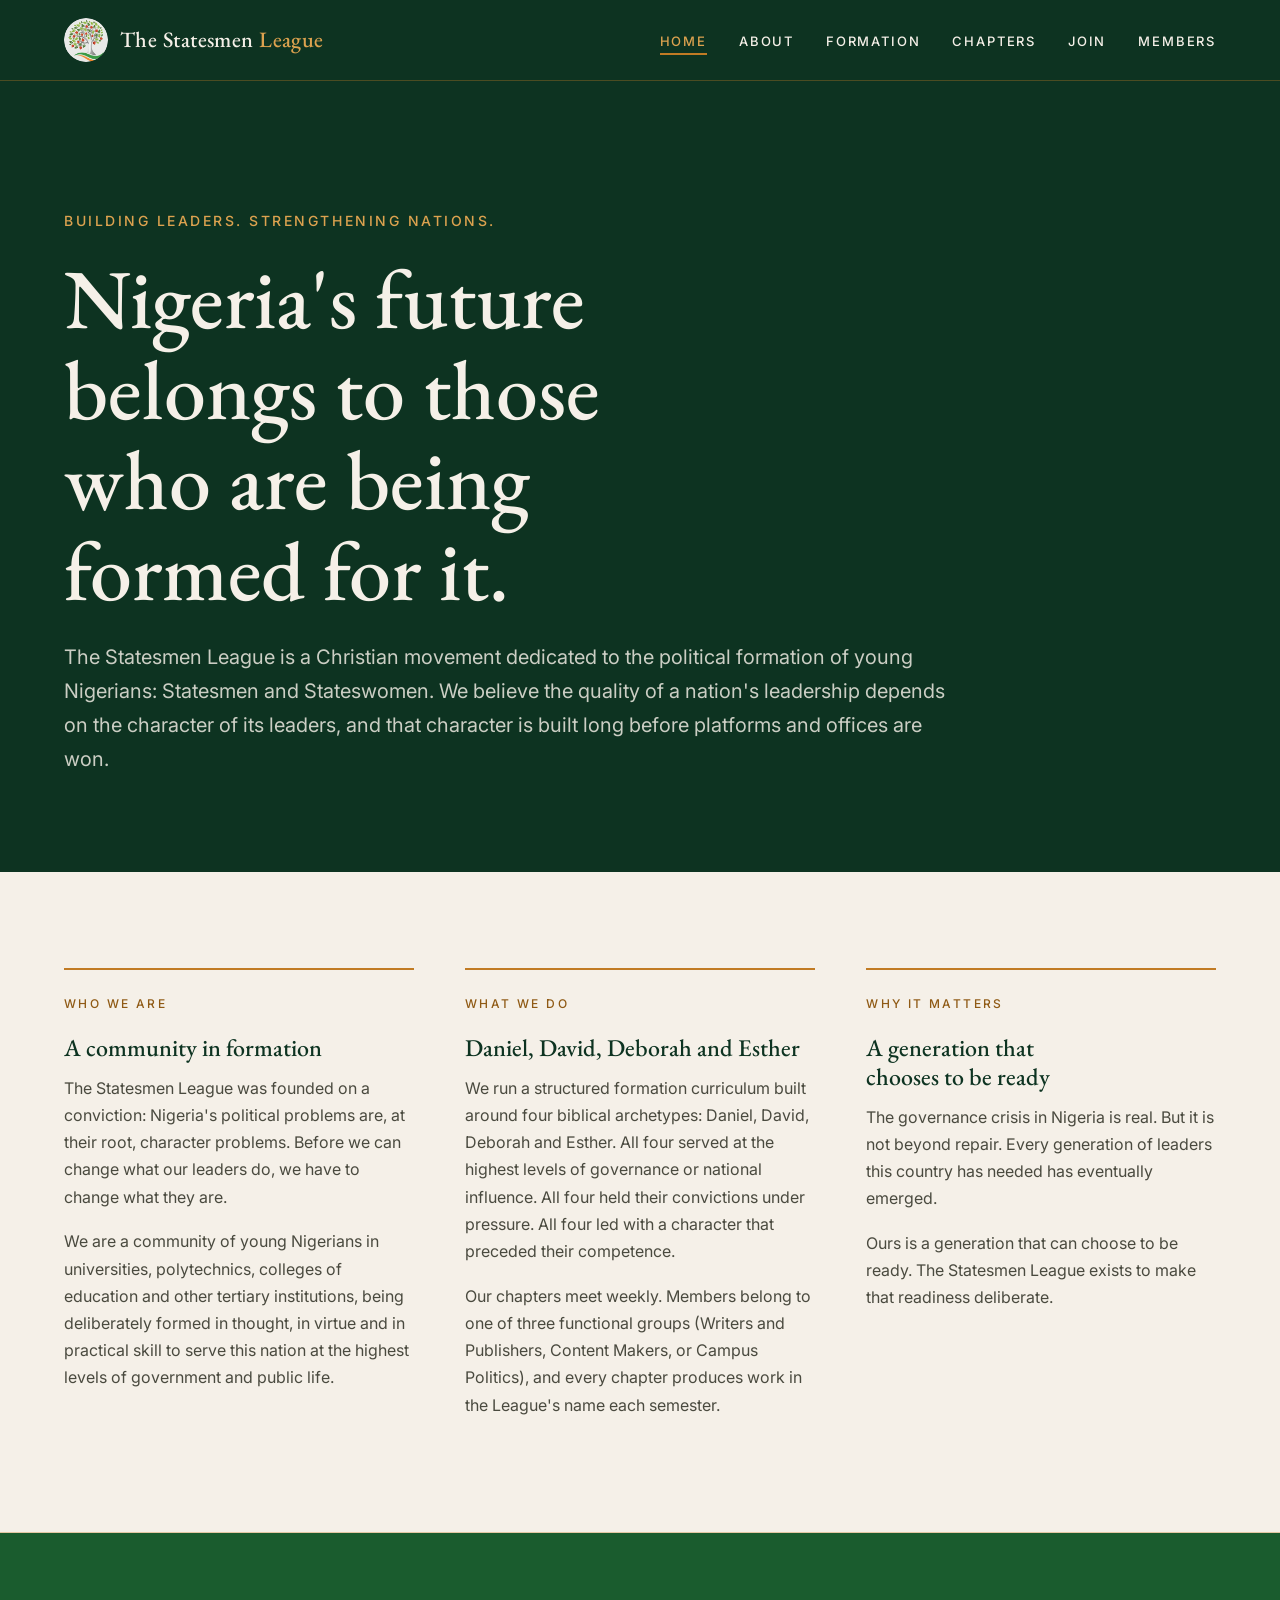
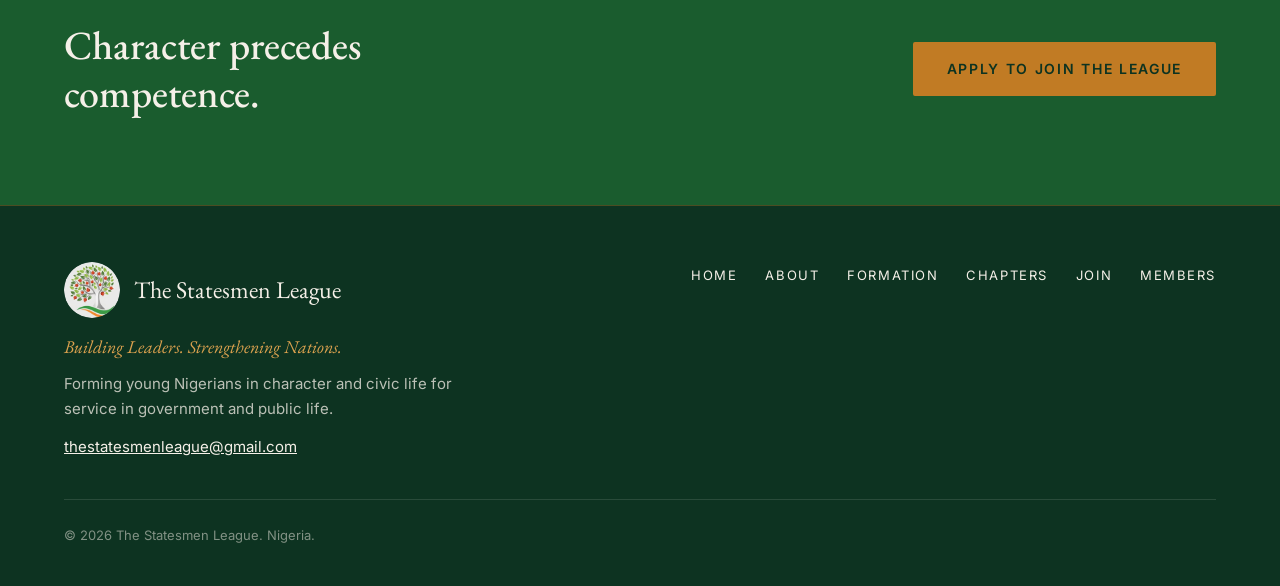
<file: site/index.html>
<!doctype html>
<html lang="en-GB">
<head>
  <meta charset="utf-8">
  <meta name="viewport" content="width=device-width, initial-scale=1">
  <title>The Statesmen League | Building Leaders. Strengthening Nations.</title>
  <meta name="description" content="The Statesmen League is a Christian movement dedicated to the political formation of young Nigerians: Statesmen and Stateswomen.">
  <link rel="icon" type="image/png" href="assets/img/favicon.png">
  <link rel="apple-touch-icon" href="assets/img/apple-touch-icon.png">
  <meta property="og:type" content="website">
  <meta property="og:title" content="The Statesmen League | Building Leaders. Strengthening Nations.">
  <meta property="og:description" content="The Statesmen League is a Christian movement dedicated to the political formation of young Nigerians: Statesmen and Stateswomen.">
  <meta property="og:image" content="https://statesmen-league.vercel.app/assets/img/og-image.jpg">
  <meta name="twitter:card" content="summary_large_image">
  <link rel="preconnect" href="https://fonts.googleapis.com">
  <link rel="preconnect" href="https://fonts.gstatic.com" crossorigin>
  <link href="https://fonts.googleapis.com/css2?family=EB+Garamond:ital,wght@0,400;0,500;0,600;1,400&family=Inter:wght@400;500;600&display=swap" rel="stylesheet">
  <link rel="stylesheet" href="assets/styles.css">
</head>
<body>
  <a class="skip-link" href="#main">Skip to content</a>
  <header class="site-header">
    <nav class="nav-inner" aria-label="Main">
      <a class="brand" href="/"><img src="assets/img/logo-mark.png" alt="" width="44" height="44"><span class="brand-text">The Statesmen <span>League</span></span></a>
      <button class="nav-toggle" type="button" aria-expanded="false" aria-controls="nav-links">Menu</button>
      <ul class="nav-links" id="nav-links">
        <li><a href="/" aria-current="page">Home</a></li>
        <li><a href="/about">About</a></li>
        <li><a href="/formation">Formation</a></li>
        <li><a href="/chapters">Chapters</a></li>
        <li><a href="/join">Join</a></li>
        <li><a href="/members">Members</a></li>
      </ul>
    </nav>
  </header>

  <main id="main">
    <section class="page-head home-head">
      <div class="page-head-inner">
        <span class="eyebrow">Building Leaders. Strengthening Nations.</span>
        <h1>Nigeria's future belongs to those who are being formed for it.</h1>
        <p class="lede">The Statesmen League is a Christian movement dedicated to the political formation of young Nigerians: Statesmen and Stateswomen. We believe the quality of a nation's leadership depends on the character of its leaders, and that character is built long before platforms and offices are won.</p>
      </div>
    </section>

    <section class="section">
      <div class="section-inner three-col">
        <div>
          <span class="eyebrow">Who we are</span>
          <h3>A community in formation</h3>
          <p>The Statesmen League was founded on a conviction: Nigeria's political problems are, at their root, character problems. Before we can change what our leaders do, we have to change what they are.</p>
          <p>We are a community of young Nigerians in universities, polytechnics, colleges of education and other tertiary institutions, being deliberately formed in thought, in virtue and in practical skill to serve this nation at the highest levels of government and public life.</p>
        </div>
        <div>
          <span class="eyebrow">What we do</span>
          <h3>Daniel, David, Deborah and Esther</h3>
          <p>We run a structured formation curriculum built around four biblical archetypes: Daniel, David, Deborah and Esther. All four served at the highest levels of governance or national influence. All four held their convictions under pressure. All four led with a character that preceded their competence.</p>
          <p>Our chapters meet weekly. Members belong to one of three functional groups (Writers and Publishers, Content Makers, or Campus Politics), and every chapter produces work in the League's name each semester.</p>
        </div>
        <div>
          <span class="eyebrow">Why it matters</span>
          <h3>A generation that chooses to be ready</h3>
          <p>The governance crisis in Nigeria is real. But it is not beyond repair. Every generation of leaders this country has needed has eventually emerged.</p>
          <p>Ours is a generation that can choose to be ready. The Statesmen League exists to make that readiness deliberate.</p>
        </div>
      </div>
    </section>

    <section class="cta-band">
      <div class="section-inner">
        <h2>Character precedes competence.</h2>
        <a class="button" href="/join">Apply to join the League</a>
      </div>
    </section>

  </main>

  <footer class="site-footer">
    <div class="footer-inner">
      <div>
        <div class="footer-name"><img src="assets/img/logo-mark.png" alt="" width="56" height="56">The Statesmen League</div>
        <p class="footer-tagline">Building Leaders. Strengthening Nations.</p>
        <p class="footer-purpose">Forming young Nigerians in character and civic life for service in government and public life.</p>
        <p class="footer-contact"><a href="mailto:thestatesmenleague@gmail.com">thestatesmenleague@gmail.com</a></p>
      </div>
      <ul class="footer-links">
        <li><a href="/">Home</a></li>
        <li><a href="/about">About</a></li>
        <li><a href="/formation">Formation</a></li>
        <li><a href="/chapters">Chapters</a></li>
        <li><a href="/join">Join</a></li>
        <li><a href="/members">Members</a></li>
      </ul>
    </div>
    <div class="footer-base">&copy; 2026 The Statesmen League. Nigeria.</div>
  </footer>
  <script src="assets/nav.js"></script>
</body>
</html>
</file>
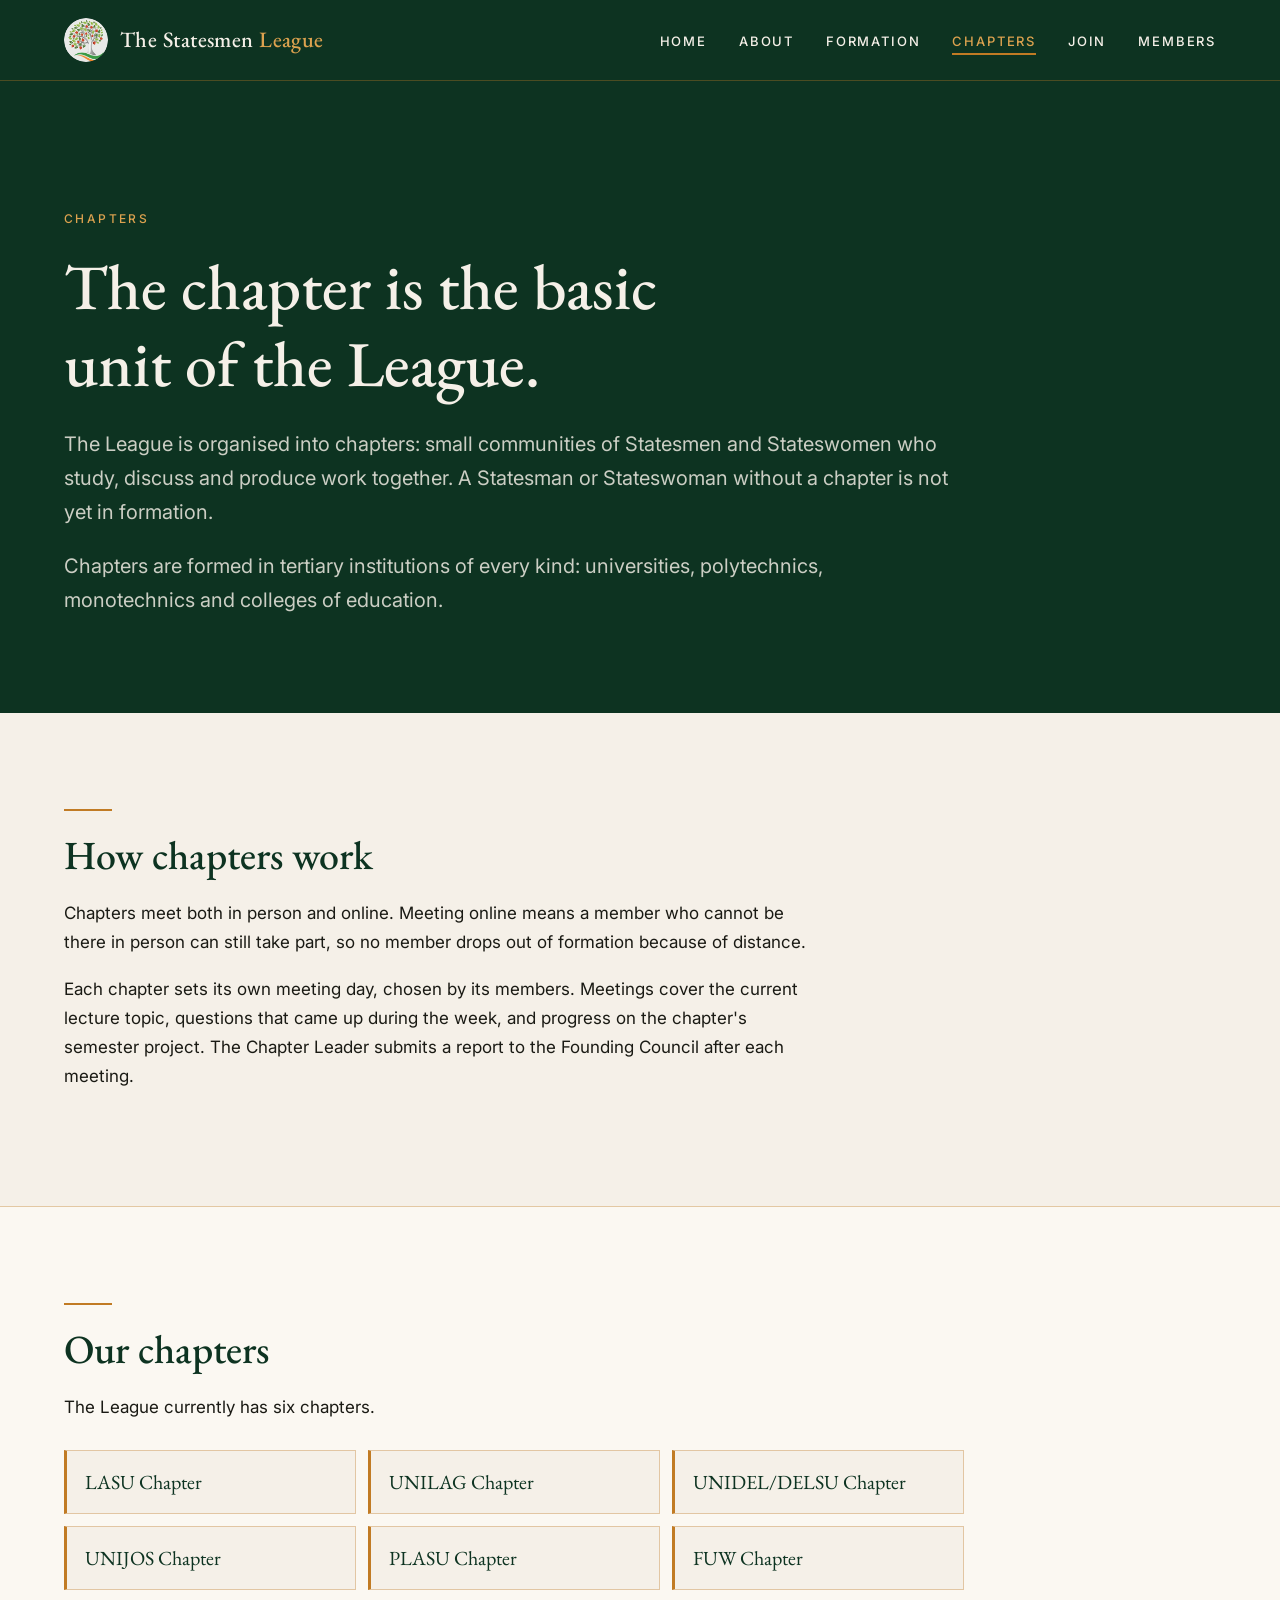
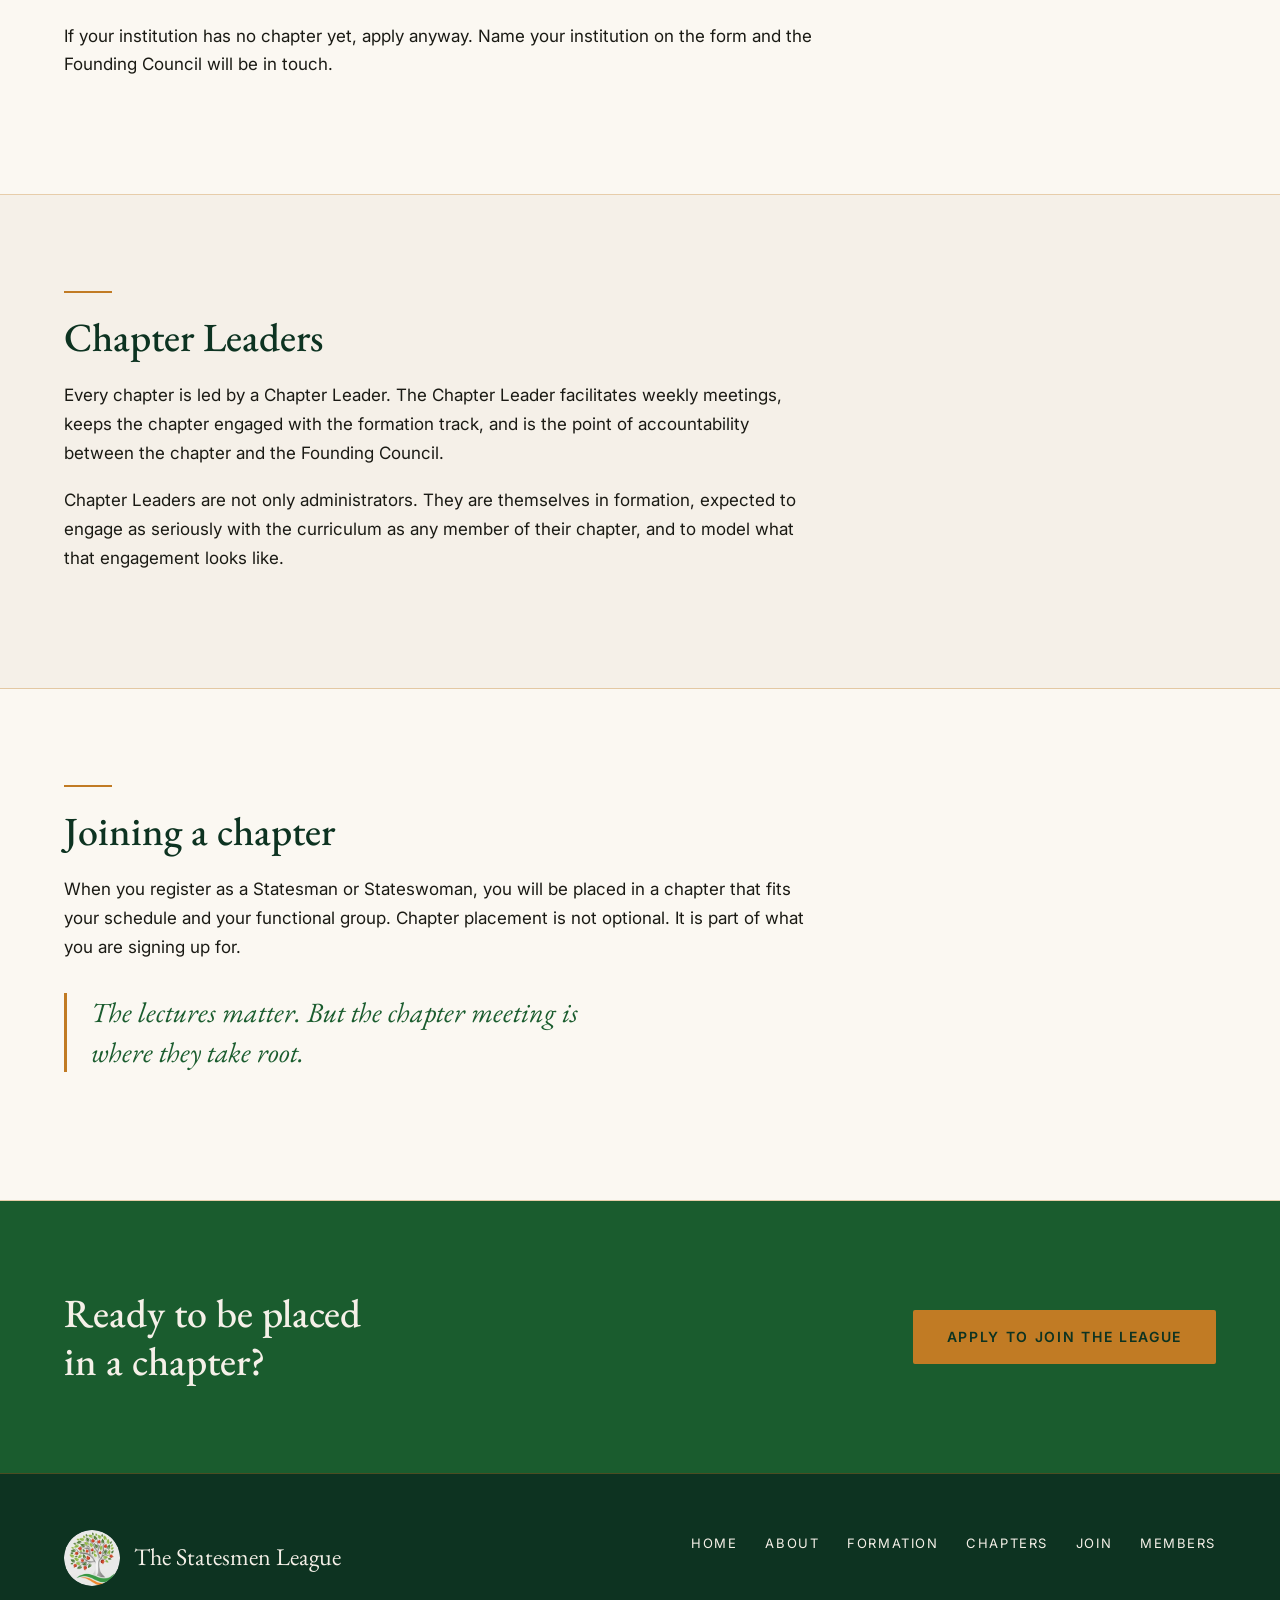
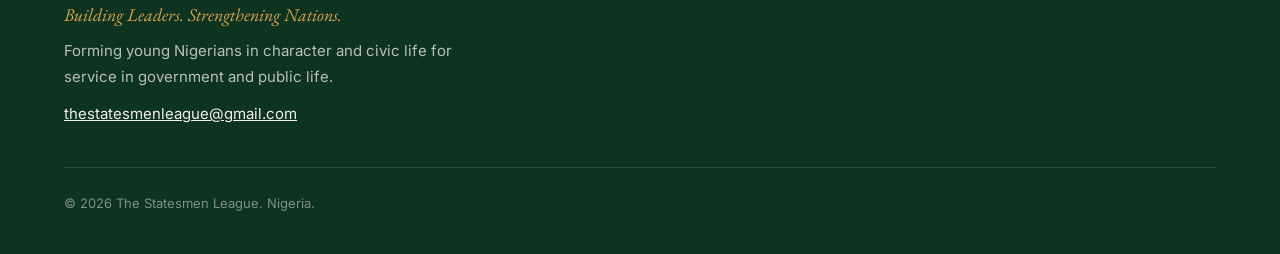
<file: site/chapters.html>
<!doctype html>
<html lang="en-GB">
<head>
  <meta charset="utf-8">
  <meta name="viewport" content="width=device-width, initial-scale=1">
  <title>Chapters | The Statesmen League</title>
  <meta name="description" content="How Statesmen League chapters are organised and led.">
  <link rel="icon" type="image/png" href="assets/img/favicon.png">
  <link rel="apple-touch-icon" href="assets/img/apple-touch-icon.png">
  <meta property="og:type" content="website">
  <meta property="og:title" content="Chapters | The Statesmen League">
  <meta property="og:description" content="How Statesmen League chapters are organised and led.">
  <meta property="og:image" content="https://statesmen-league.vercel.app/assets/img/og-image.jpg">
  <meta name="twitter:card" content="summary_large_image">
  <link rel="preconnect" href="https://fonts.googleapis.com">
  <link rel="preconnect" href="https://fonts.gstatic.com" crossorigin>
  <link href="https://fonts.googleapis.com/css2?family=EB+Garamond:ital,wght@0,400;0,500;0,600;1,400&family=Inter:wght@400;500;600&display=swap" rel="stylesheet">
  <link rel="stylesheet" href="assets/styles.css">
</head>
<body>
  <a class="skip-link" href="#main">Skip to content</a>
  <header class="site-header">
    <nav class="nav-inner" aria-label="Main">
      <a class="brand" href="/"><img src="assets/img/logo-mark.png" alt="" width="44" height="44"><span class="brand-text">The Statesmen <span>League</span></span></a>
      <button class="nav-toggle" type="button" aria-expanded="false" aria-controls="nav-links">Menu</button>
      <ul class="nav-links" id="nav-links">
        <li><a href="/">Home</a></li>
        <li><a href="/about">About</a></li>
        <li><a href="/formation">Formation</a></li>
        <li><a href="/chapters" aria-current="page">Chapters</a></li>
        <li><a href="/join">Join</a></li>
        <li><a href="/members">Members</a></li>
      </ul>
    </nav>
  </header>

  <main id="main">
    <section class="page-head">
      <div class="page-head-inner">
        <span class="eyebrow">Chapters</span>
        <h1>The chapter is the basic unit of the League.</h1>
        <p class="lede">The League is organised into chapters: small communities of Statesmen and Stateswomen who study, discuss and produce work together. A Statesman or Stateswoman without a chapter is not yet in formation.</p>
        <p class="lede">Chapters are formed in tertiary institutions of every kind: universities, polytechnics, monotechnics and colleges of education.</p>
      </div>
    </section>

    <section class="section">
      <div class="section-inner prose">
        <h2>How chapters work</h2>
        <p>Chapters meet both in person and online. Meeting online means a member who cannot be there in person can still take part, so no member drops out of formation because of distance.</p>
        <p>Each chapter sets its own meeting day, chosen by its members. Meetings cover the current lecture topic, questions that came up during the week, and progress on the chapter's semester project. The Chapter Leader submits a report to the Founding Council after each meeting.</p>
      </div>
    </section>

    <section class="section section-alt">
      <div class="section-inner">
        <div class="prose">
          <h2>Our chapters</h2>
          <p>The League currently has six chapters.</p>
        </div>
        <ul class="chapter-list">
          <li>LASU Chapter</li>
          <li>UNILAG Chapter</li>
          <li>UNIDEL/DELSU Chapter</li>
          <li>UNIJOS Chapter</li>
          <li>PLASU Chapter</li>
          <li>FUW Chapter</li>
        </ul>
        <div class="prose">
          <p>If your institution has no chapter yet, apply anyway. Name your institution on the form and the Founding Council will be in touch.</p>
        </div>
      </div>
    </section>

    <section class="section">
      <div class="section-inner prose">
        <h2>Chapter Leaders</h2>
        <p>Every chapter is led by a Chapter Leader. The Chapter Leader facilitates weekly meetings, keeps the chapter engaged with the formation track, and is the point of accountability between the chapter and the Founding Council.</p>
        <p>Chapter Leaders are not only administrators. They are themselves in formation, expected to engage as seriously with the curriculum as any member of their chapter, and to model what that engagement looks like.</p>
      </div>
    </section>

    <section class="section section-alt">
      <div class="section-inner prose">
        <h2>Joining a chapter</h2>
        <p>When you register as a Statesman or Stateswoman, you will be placed in a chapter that fits your schedule and your functional group. Chapter placement is not optional. It is part of what you are signing up for.</p>
        <p class="pull">The lectures matter. But the chapter meeting is where they take root.</p>
      </div>
    </section>

    <section class="cta-band">
      <div class="section-inner">
        <h2>Ready to be placed in a chapter?</h2>
        <a class="button" href="/join">Apply to join the League</a>
      </div>
    </section>

  </main>

  <footer class="site-footer">
    <div class="footer-inner">
      <div>
        <div class="footer-name"><img src="assets/img/logo-mark.png" alt="" width="56" height="56">The Statesmen League</div>
        <p class="footer-tagline">Building Leaders. Strengthening Nations.</p>
        <p class="footer-purpose">Forming young Nigerians in character and civic life for service in government and public life.</p>
        <p class="footer-contact"><a href="mailto:thestatesmenleague@gmail.com">thestatesmenleague@gmail.com</a></p>
      </div>
      <ul class="footer-links">
        <li><a href="/">Home</a></li>
        <li><a href="/about">About</a></li>
        <li><a href="/formation">Formation</a></li>
        <li><a href="/chapters">Chapters</a></li>
        <li><a href="/join">Join</a></li>
        <li><a href="/members">Members</a></li>
      </ul>
    </div>
    <div class="footer-base">&copy; 2026 The Statesmen League. Nigeria.</div>
  </footer>
  <script src="assets/nav.js"></script>
</body>
</html>
</file>
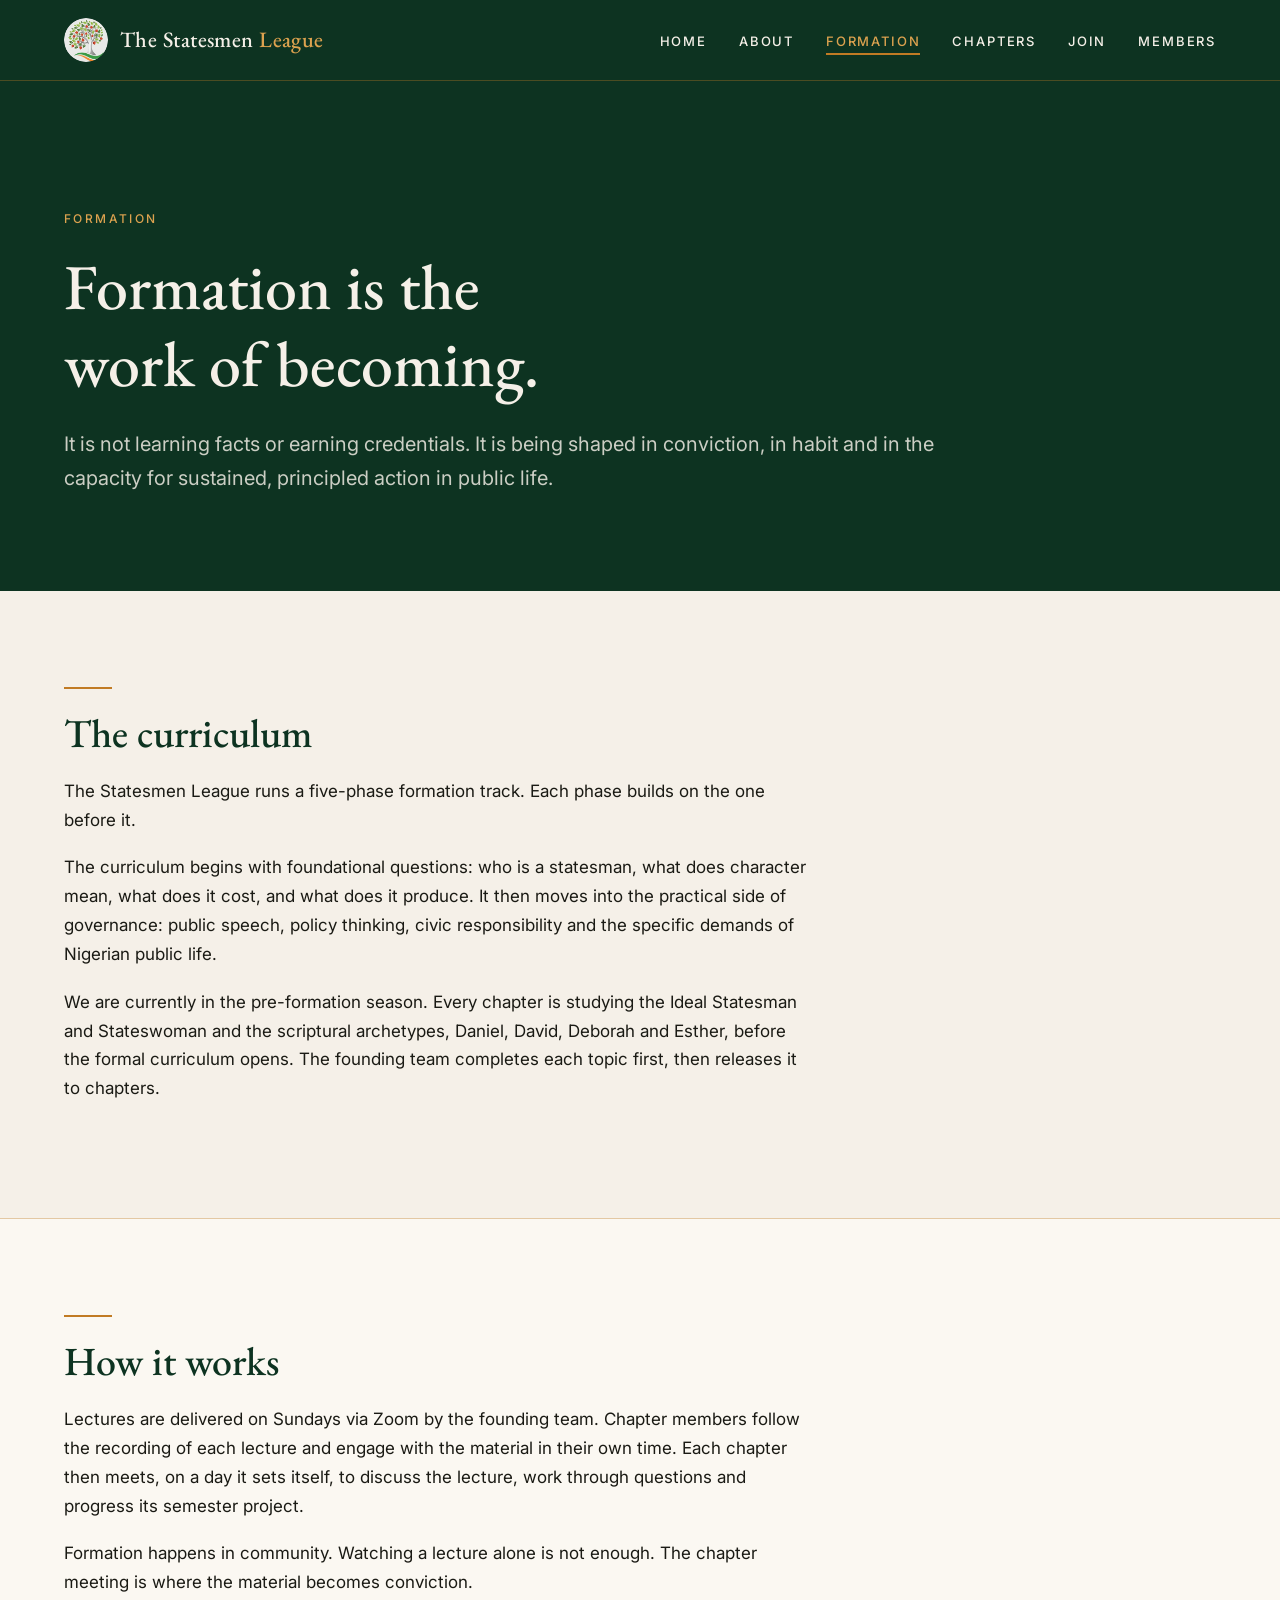
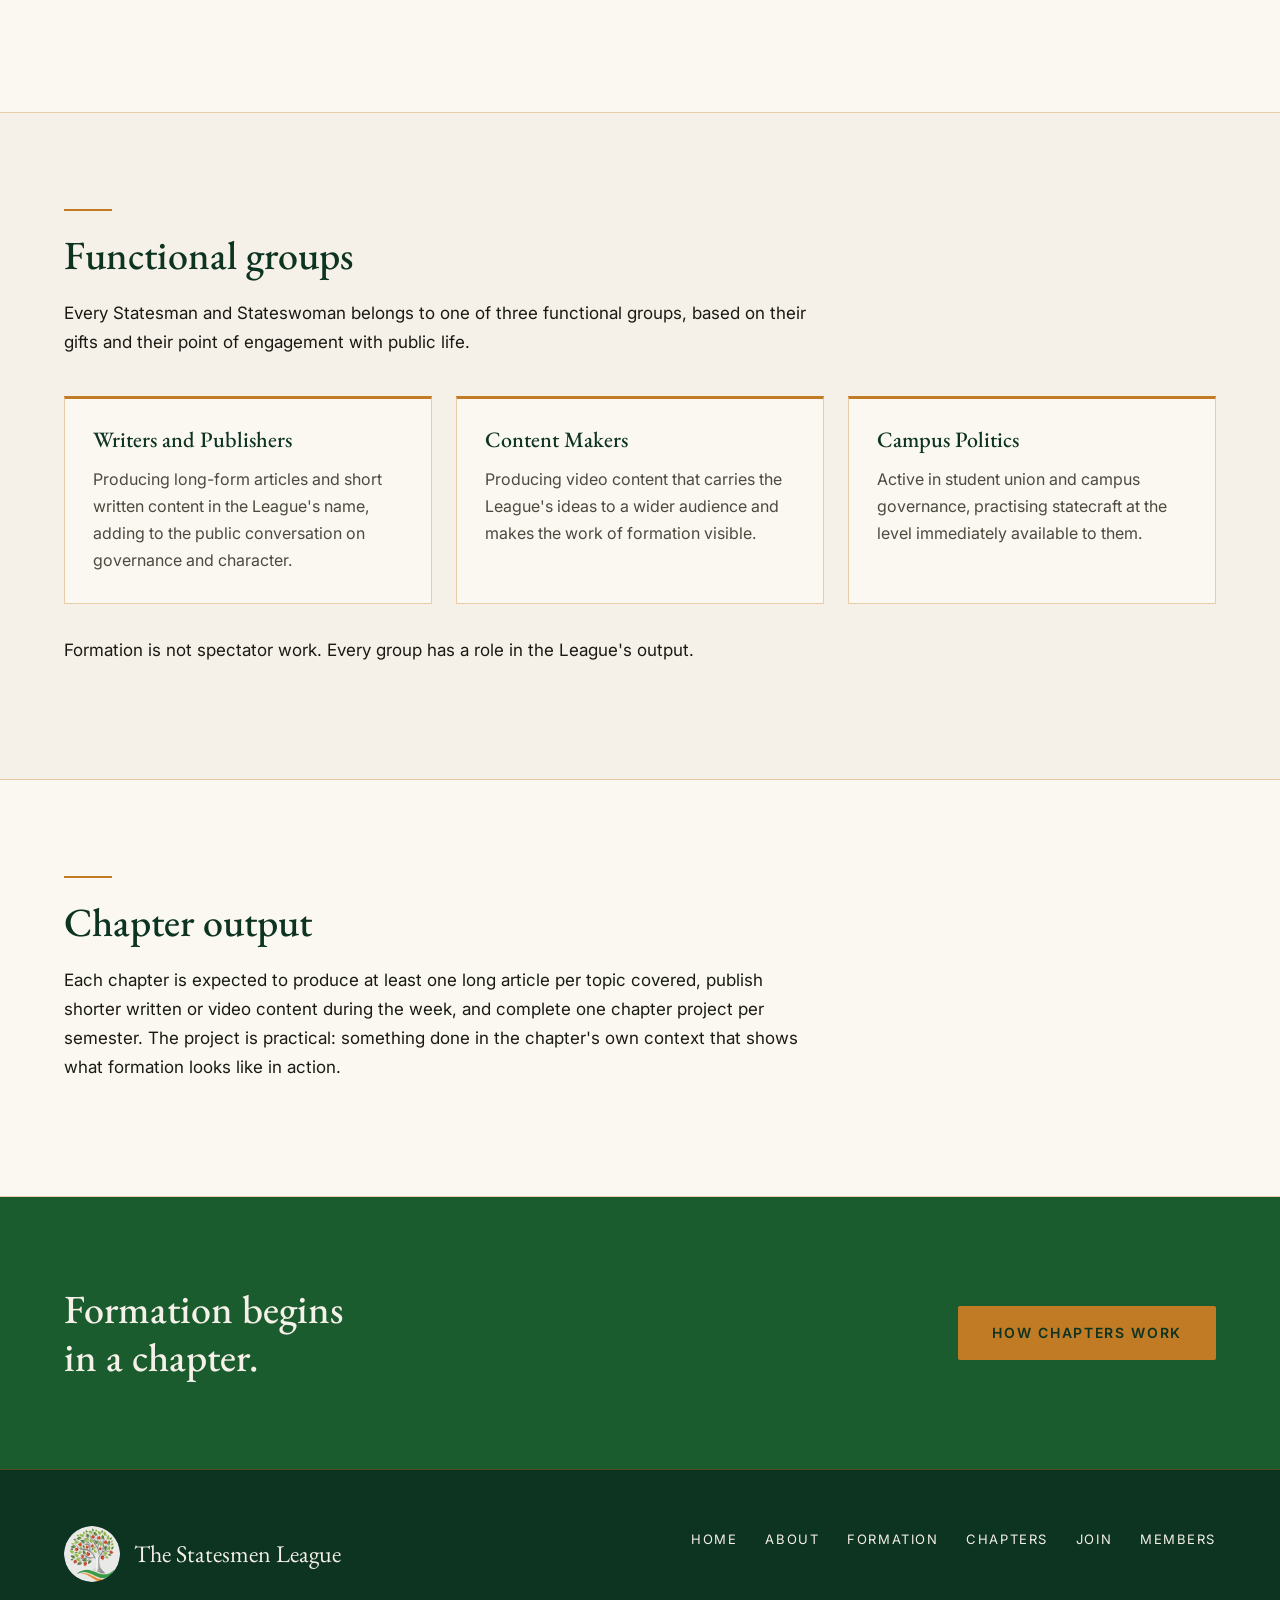
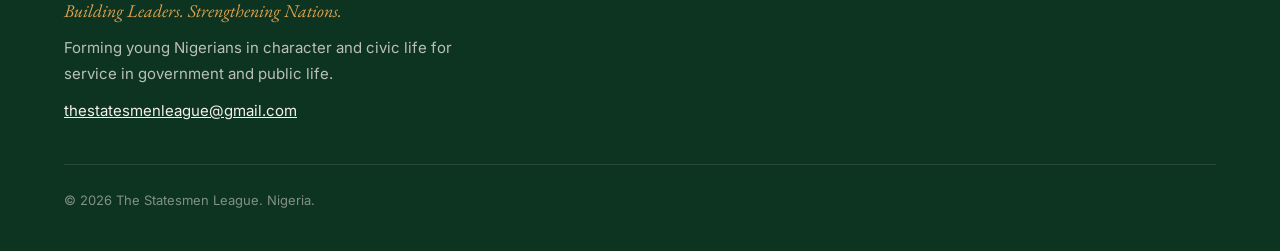
<file: site/formation.html>
<!doctype html>
<html lang="en-GB">
<head>
  <meta charset="utf-8">
  <meta name="viewport" content="width=device-width, initial-scale=1">
  <title>Formation | The Statesmen League</title>
  <meta name="description" content="The Statesmen League formation track, lectures, functional groups and chapter output.">
  <link rel="icon" type="image/png" href="assets/img/favicon.png">
  <link rel="apple-touch-icon" href="assets/img/apple-touch-icon.png">
  <meta property="og:type" content="website">
  <meta property="og:title" content="Formation | The Statesmen League">
  <meta property="og:description" content="The Statesmen League formation track, lectures, functional groups and chapter output.">
  <meta property="og:image" content="https://statesmen-league.vercel.app/assets/img/og-image.jpg">
  <meta name="twitter:card" content="summary_large_image">
  <link rel="preconnect" href="https://fonts.googleapis.com">
  <link rel="preconnect" href="https://fonts.gstatic.com" crossorigin>
  <link href="https://fonts.googleapis.com/css2?family=EB+Garamond:ital,wght@0,400;0,500;0,600;1,400&family=Inter:wght@400;500;600&display=swap" rel="stylesheet">
  <link rel="stylesheet" href="assets/styles.css">
</head>
<body>
  <a class="skip-link" href="#main">Skip to content</a>
  <header class="site-header">
    <nav class="nav-inner" aria-label="Main">
      <a class="brand" href="/"><img src="assets/img/logo-mark.png" alt="" width="44" height="44"><span class="brand-text">The Statesmen <span>League</span></span></a>
      <button class="nav-toggle" type="button" aria-expanded="false" aria-controls="nav-links">Menu</button>
      <ul class="nav-links" id="nav-links">
        <li><a href="/">Home</a></li>
        <li><a href="/about">About</a></li>
        <li><a href="/formation" aria-current="page">Formation</a></li>
        <li><a href="/chapters">Chapters</a></li>
        <li><a href="/join">Join</a></li>
        <li><a href="/members">Members</a></li>
      </ul>
    </nav>
  </header>

  <main id="main">
    <section class="page-head">
      <div class="page-head-inner">
        <span class="eyebrow">Formation</span>
        <h1>Formation is the work of becoming.</h1>
        <p class="lede">It is not learning facts or earning credentials. It is being shaped in conviction, in habit and in the capacity for sustained, principled action in public life.</p>
      </div>
    </section>

    <section class="section">
      <div class="section-inner prose">
        <h2>The curriculum</h2>
        <p>The Statesmen League runs a five-phase formation track. Each phase builds on the one before it.</p>
        <p>The curriculum begins with foundational questions: who is a statesman, what does character mean, what does it cost, and what does it produce. It then moves into the practical side of governance: public speech, policy thinking, civic responsibility and the specific demands of Nigerian public life.</p>
        <p>We are currently in the pre-formation season. Every chapter is studying the Ideal Statesman and Stateswoman and the scriptural archetypes, Daniel, David, Deborah and Esther, before the formal curriculum opens. The founding team completes each topic first, then releases it to chapters.</p>
      </div>
    </section>

    <section class="section section-alt">
      <div class="section-inner prose">
        <h2>How it works</h2>
        <p>Lectures are delivered on Sundays via Zoom by the founding team. Chapter members follow the recording of each lecture and engage with the material in their own time. Each chapter then meets, on a day it sets itself, to discuss the lecture, work through questions and progress its semester project.</p>
        <p>Formation happens in community. Watching a lecture alone is not enough. The chapter meeting is where the material becomes conviction.</p>
      </div>
    </section>

    <section class="section">
      <div class="section-inner">
        <div class="prose">
          <h2>Functional groups</h2>
          <p>Every Statesman and Stateswoman belongs to one of three functional groups, based on their gifts and their point of engagement with public life.</p>
        </div>
        <div class="cards">
          <div class="card">
            <h3>Writers and Publishers</h3>
            <p>Producing long-form articles and short written content in the League's name, adding to the public conversation on governance and character.</p>
          </div>
          <div class="card">
            <h3>Content Makers</h3>
            <p>Producing video content that carries the League's ideas to a wider audience and makes the work of formation visible.</p>
          </div>
          <div class="card">
            <h3>Campus Politics</h3>
            <p>Active in student union and campus governance, practising statecraft at the level immediately available to them.</p>
          </div>
        </div>
        <div class="prose">
          <p>Formation is not spectator work. Every group has a role in the League's output.</p>
        </div>
      </div>
    </section>

    <section class="section section-alt">
      <div class="section-inner prose">
        <h2>Chapter output</h2>
        <p>Each chapter is expected to produce at least one long article per topic covered, publish shorter written or video content during the week, and complete one chapter project per semester. The project is practical: something done in the chapter's own context that shows what formation looks like in action.</p>
      </div>
    </section>

    <section class="cta-band">
      <div class="section-inner">
        <h2>Formation begins in a chapter.</h2>
        <a class="button" href="/chapters">How chapters work</a>
      </div>
    </section>

  </main>

  <footer class="site-footer">
    <div class="footer-inner">
      <div>
        <div class="footer-name"><img src="assets/img/logo-mark.png" alt="" width="56" height="56">The Statesmen League</div>
        <p class="footer-tagline">Building Leaders. Strengthening Nations.</p>
        <p class="footer-purpose">Forming young Nigerians in character and civic life for service in government and public life.</p>
        <p class="footer-contact"><a href="mailto:thestatesmenleague@gmail.com">thestatesmenleague@gmail.com</a></p>
      </div>
      <ul class="footer-links">
        <li><a href="/">Home</a></li>
        <li><a href="/about">About</a></li>
        <li><a href="/formation">Formation</a></li>
        <li><a href="/chapters">Chapters</a></li>
        <li><a href="/join">Join</a></li>
        <li><a href="/members">Members</a></li>
      </ul>
    </div>
    <div class="footer-base">&copy; 2026 The Statesmen League. Nigeria.</div>
  </footer>
  <script src="assets/nav.js"></script>
</body>
</html>
</file>
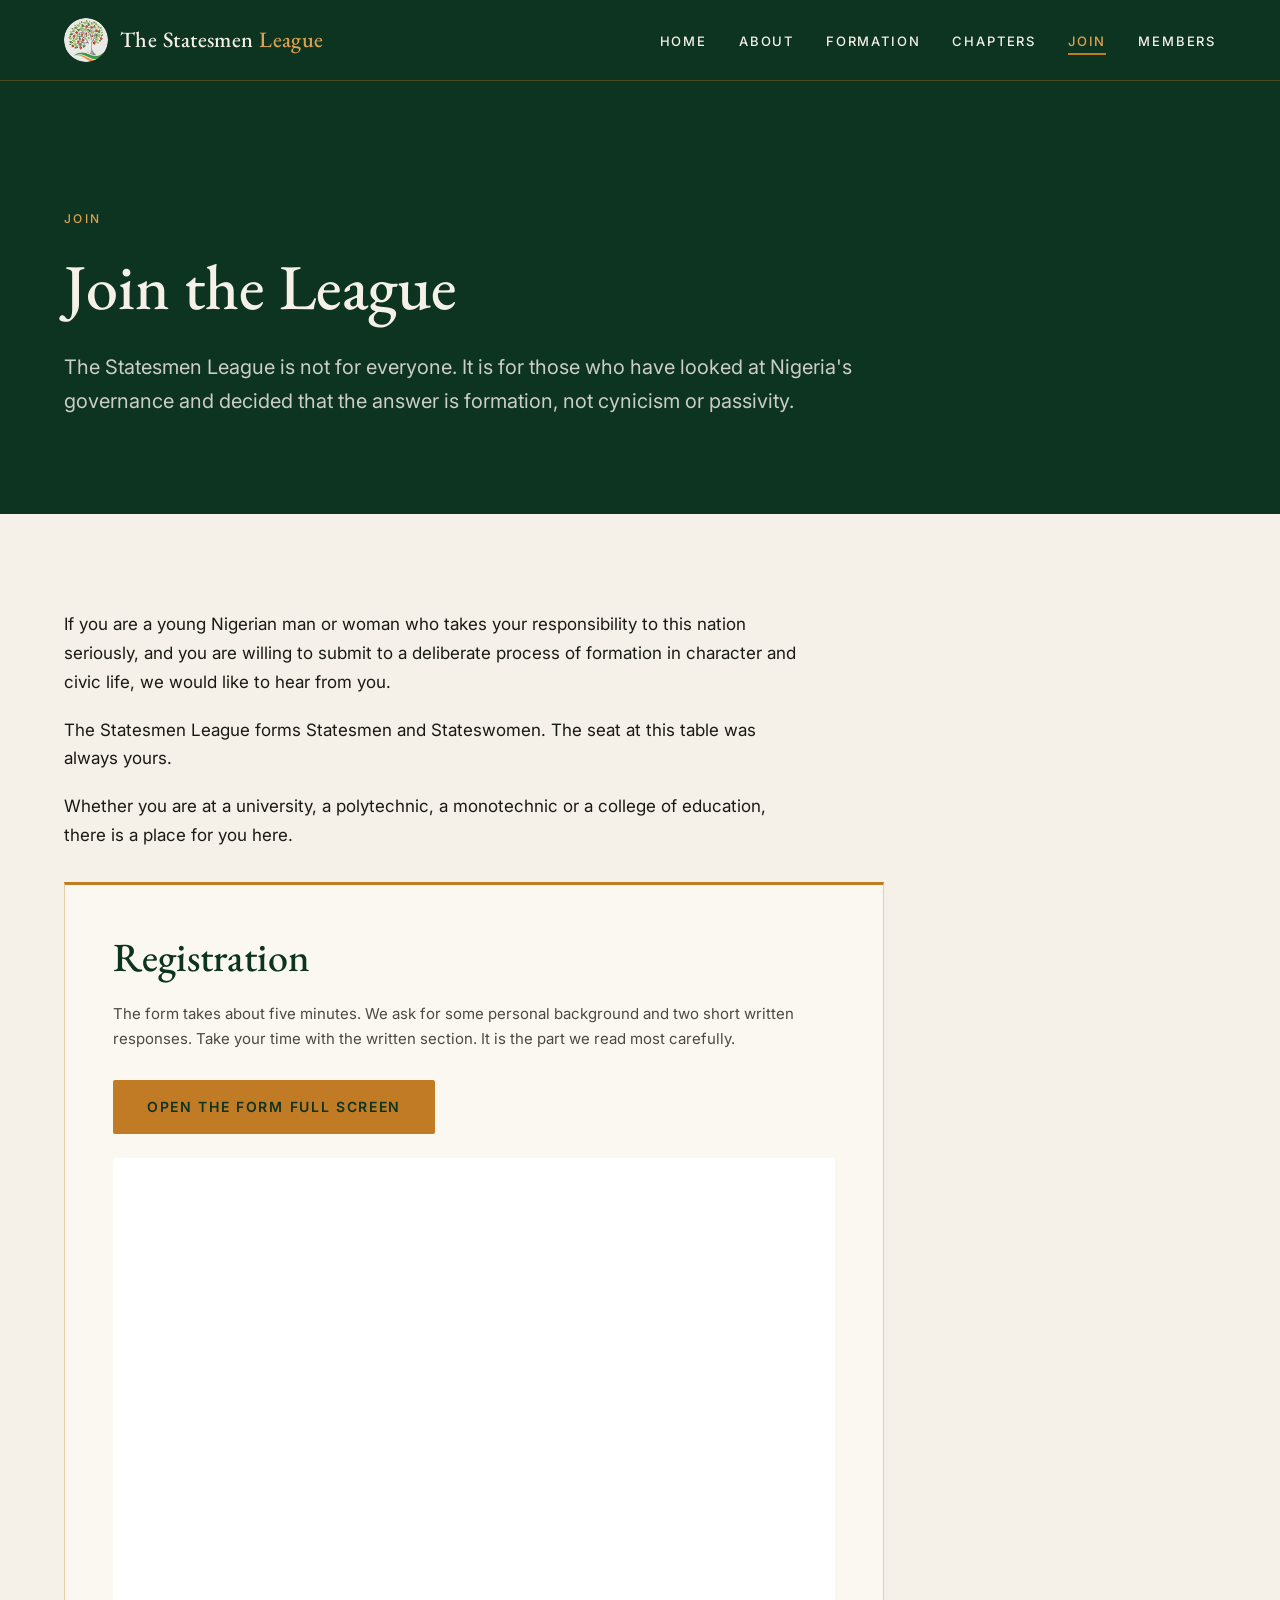
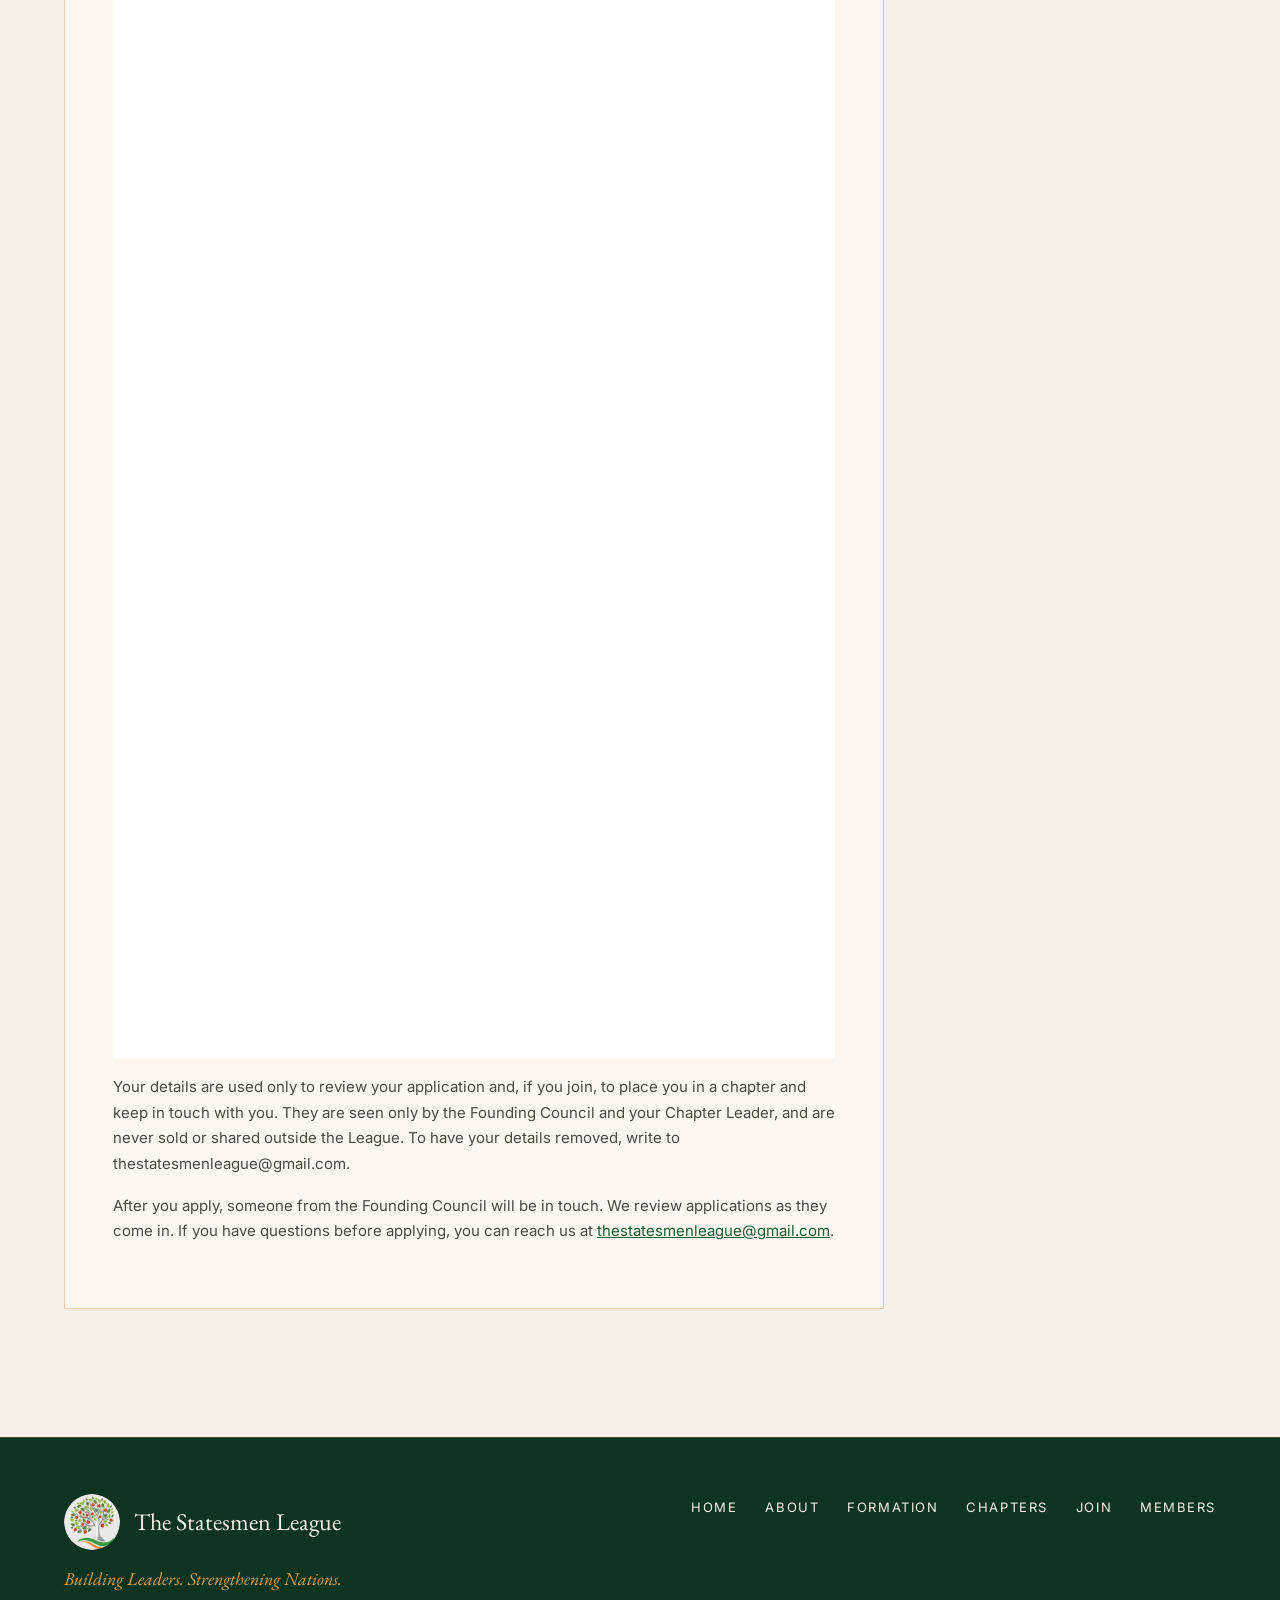
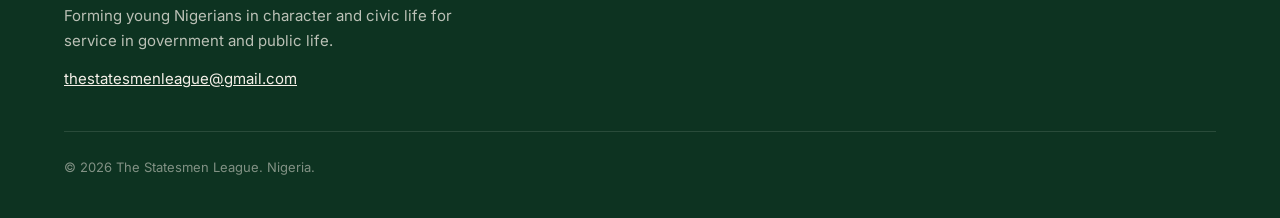
<file: site/join.html>
<!doctype html>
<html lang="en-GB">
<head>
  <meta charset="utf-8">
  <meta name="viewport" content="width=device-width, initial-scale=1">
  <title>Join | The Statesmen League</title>
  <meta name="description" content="Apply to join The Statesmen League.">
  <link rel="icon" type="image/png" href="assets/img/favicon.png">
  <link rel="apple-touch-icon" href="assets/img/apple-touch-icon.png">
  <meta property="og:type" content="website">
  <meta property="og:title" content="Join | The Statesmen League">
  <meta property="og:description" content="Apply to join The Statesmen League.">
  <meta property="og:image" content="https://statesmen-league.vercel.app/assets/img/og-image.jpg">
  <meta name="twitter:card" content="summary_large_image">
  <link rel="preconnect" href="https://fonts.googleapis.com">
  <link rel="preconnect" href="https://fonts.gstatic.com" crossorigin>
  <link href="https://fonts.googleapis.com/css2?family=EB+Garamond:ital,wght@0,400;0,500;0,600;1,400&family=Inter:wght@400;500;600&display=swap" rel="stylesheet">
  <link rel="stylesheet" href="assets/styles.css">
</head>
<body>
  <a class="skip-link" href="#main">Skip to content</a>
  <header class="site-header">
    <nav class="nav-inner" aria-label="Main">
      <a class="brand" href="/"><img src="assets/img/logo-mark.png" alt="" width="44" height="44"><span class="brand-text">The Statesmen <span>League</span></span></a>
      <button class="nav-toggle" type="button" aria-expanded="false" aria-controls="nav-links">Menu</button>
      <ul class="nav-links" id="nav-links">
        <li><a href="/">Home</a></li>
        <li><a href="/about">About</a></li>
        <li><a href="/formation">Formation</a></li>
        <li><a href="/chapters">Chapters</a></li>
        <li><a href="/join" aria-current="page">Join</a></li>
        <li><a href="/members">Members</a></li>
      </ul>
    </nav>
  </header>

  <main id="main">
    <section class="page-head">
      <div class="page-head-inner">
        <span class="eyebrow">Join</span>
        <h1>Join the League</h1>
        <p class="lede">The Statesmen League is not for everyone. It is for those who have looked at Nigeria's governance and decided that the answer is formation, not cynicism or passivity.</p>
      </div>
    </section>

    <section class="section">
      <div class="section-inner">
        <div class="prose">
          <p>If you are a young Nigerian man or woman who takes your responsibility to this nation seriously, and you are willing to submit to a deliberate process of formation in character and civic life, we would like to hear from you.</p>
          <p>The Statesmen League forms Statesmen and Stateswomen. The seat at this table was always yours.</p>
          <p>Whether you are at a university, a polytechnic, a monotechnic or a college of education, there is a place for you here.</p>
        </div>

        <div class="form-card" id="register">
          <h2>Registration</h2>
          <p class="note">The form takes about five minutes. We ask for some personal background and two short written responses. Take your time with the written section. It is the part we read most carefully.</p>
          <a class="button" href="https://docs.google.com/forms/d/e/1FAIpQLSfEAGSVTM88NKeQbPGBraN8TXR_YkI8s96DPaQnG_F-I7Afrg/viewform" target="_blank" rel="noopener">Open the form full screen</a>
          <iframe src="https://docs.google.com/forms/d/e/1FAIpQLSfEAGSVTM88NKeQbPGBraN8TXR_YkI8s96DPaQnG_F-I7Afrg/viewform?embedded=true" title="The Statesmen League registration form" loading="lazy">Loading the registration form...</iframe>
          <p class="note">Your details are used only to review your application and, if you join, to place you in a chapter and keep in touch with you. They are seen only by the Founding Council and your Chapter Leader, and are never sold or shared outside the League. To have your details removed, write to thestatesmenleague@gmail.com.</p>
          <p class="note">After you apply, someone from the Founding Council will be in touch. We review applications as they come in. If you have questions before applying, you can reach us at <a href="mailto:thestatesmenleague@gmail.com">thestatesmenleague@gmail.com</a>.</p>
        </div>
      </div>
    </section>

  </main>

  <footer class="site-footer">
    <div class="footer-inner">
      <div>
        <div class="footer-name"><img src="assets/img/logo-mark.png" alt="" width="56" height="56">The Statesmen League</div>
        <p class="footer-tagline">Building Leaders. Strengthening Nations.</p>
        <p class="footer-purpose">Forming young Nigerians in character and civic life for service in government and public life.</p>
        <p class="footer-contact"><a href="mailto:thestatesmenleague@gmail.com">thestatesmenleague@gmail.com</a></p>
      </div>
      <ul class="footer-links">
        <li><a href="/">Home</a></li>
        <li><a href="/about">About</a></li>
        <li><a href="/formation">Formation</a></li>
        <li><a href="/chapters">Chapters</a></li>
        <li><a href="/join">Join</a></li>
        <li><a href="/members">Members</a></li>
      </ul>
    </div>
    <div class="footer-base">&copy; 2026 The Statesmen League. Nigeria.</div>
  </footer>
  <script src="assets/nav.js"></script>
</body>
</html>
</file>
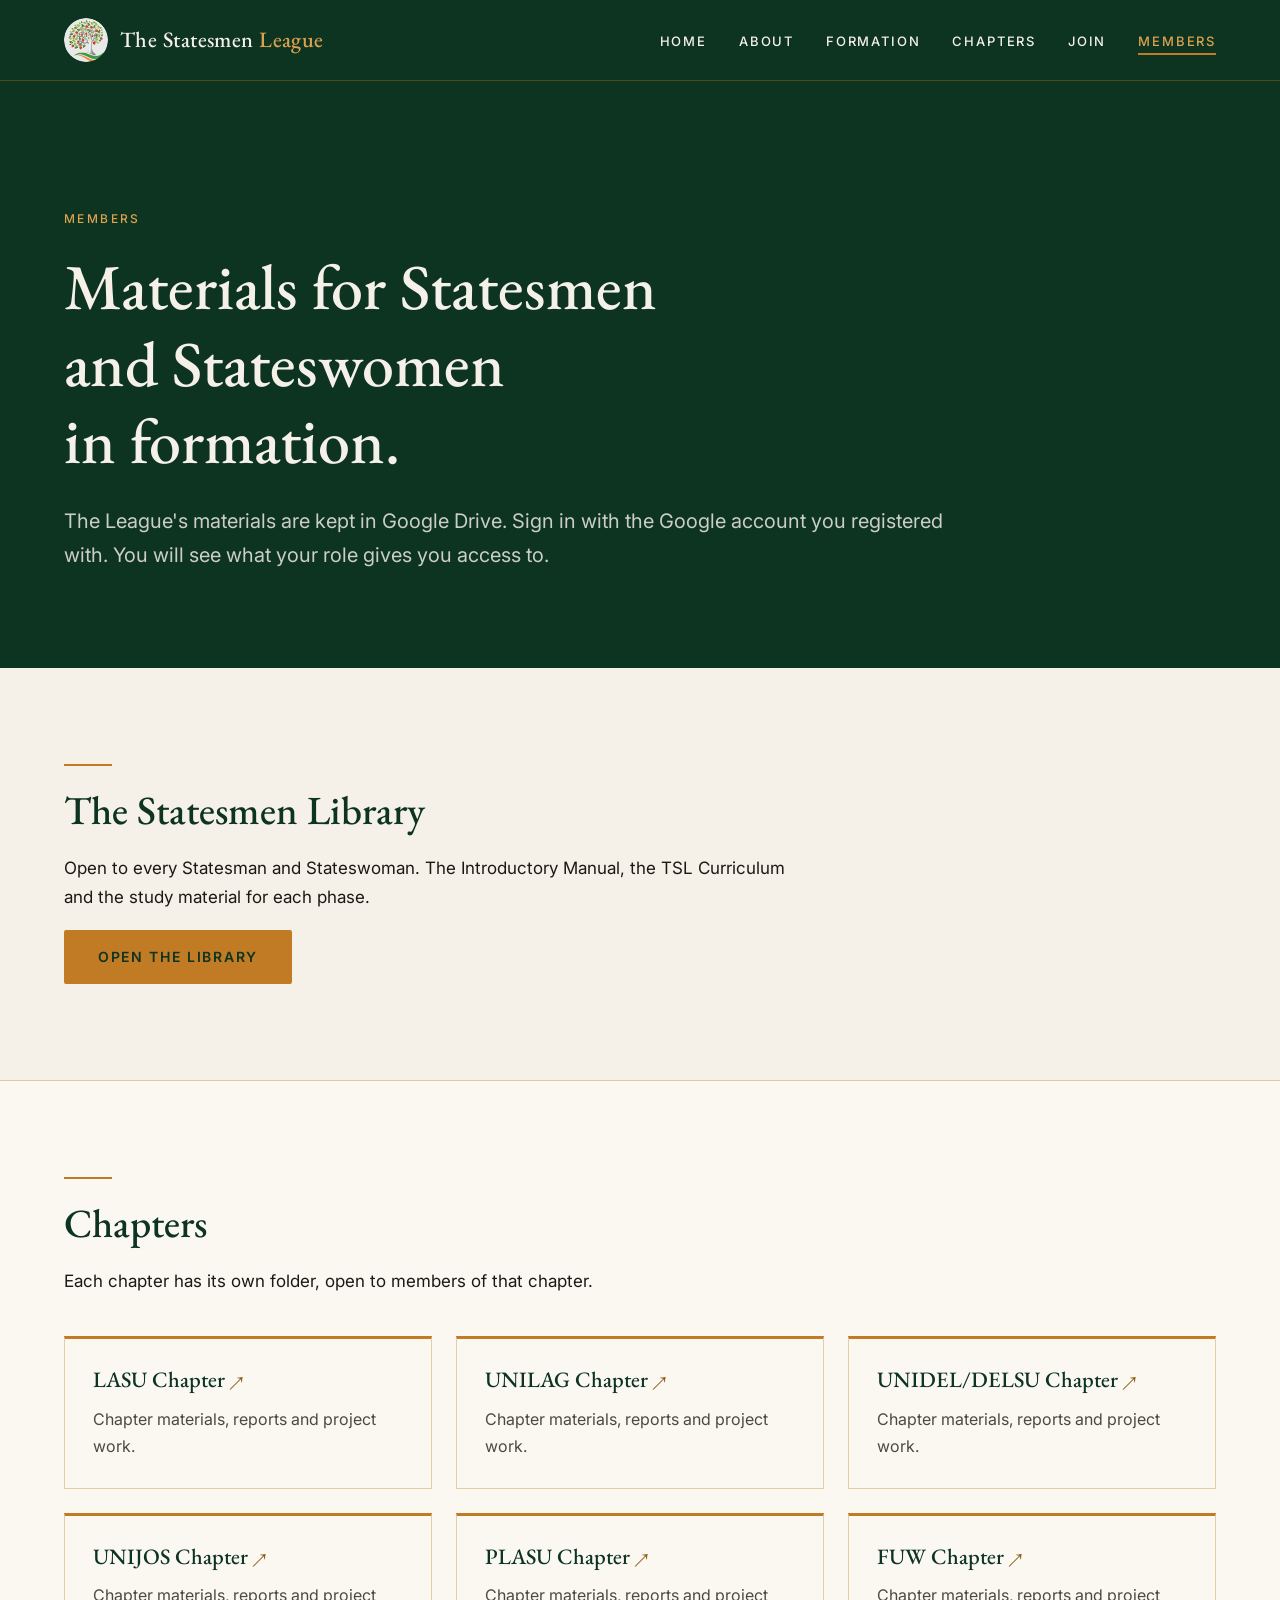
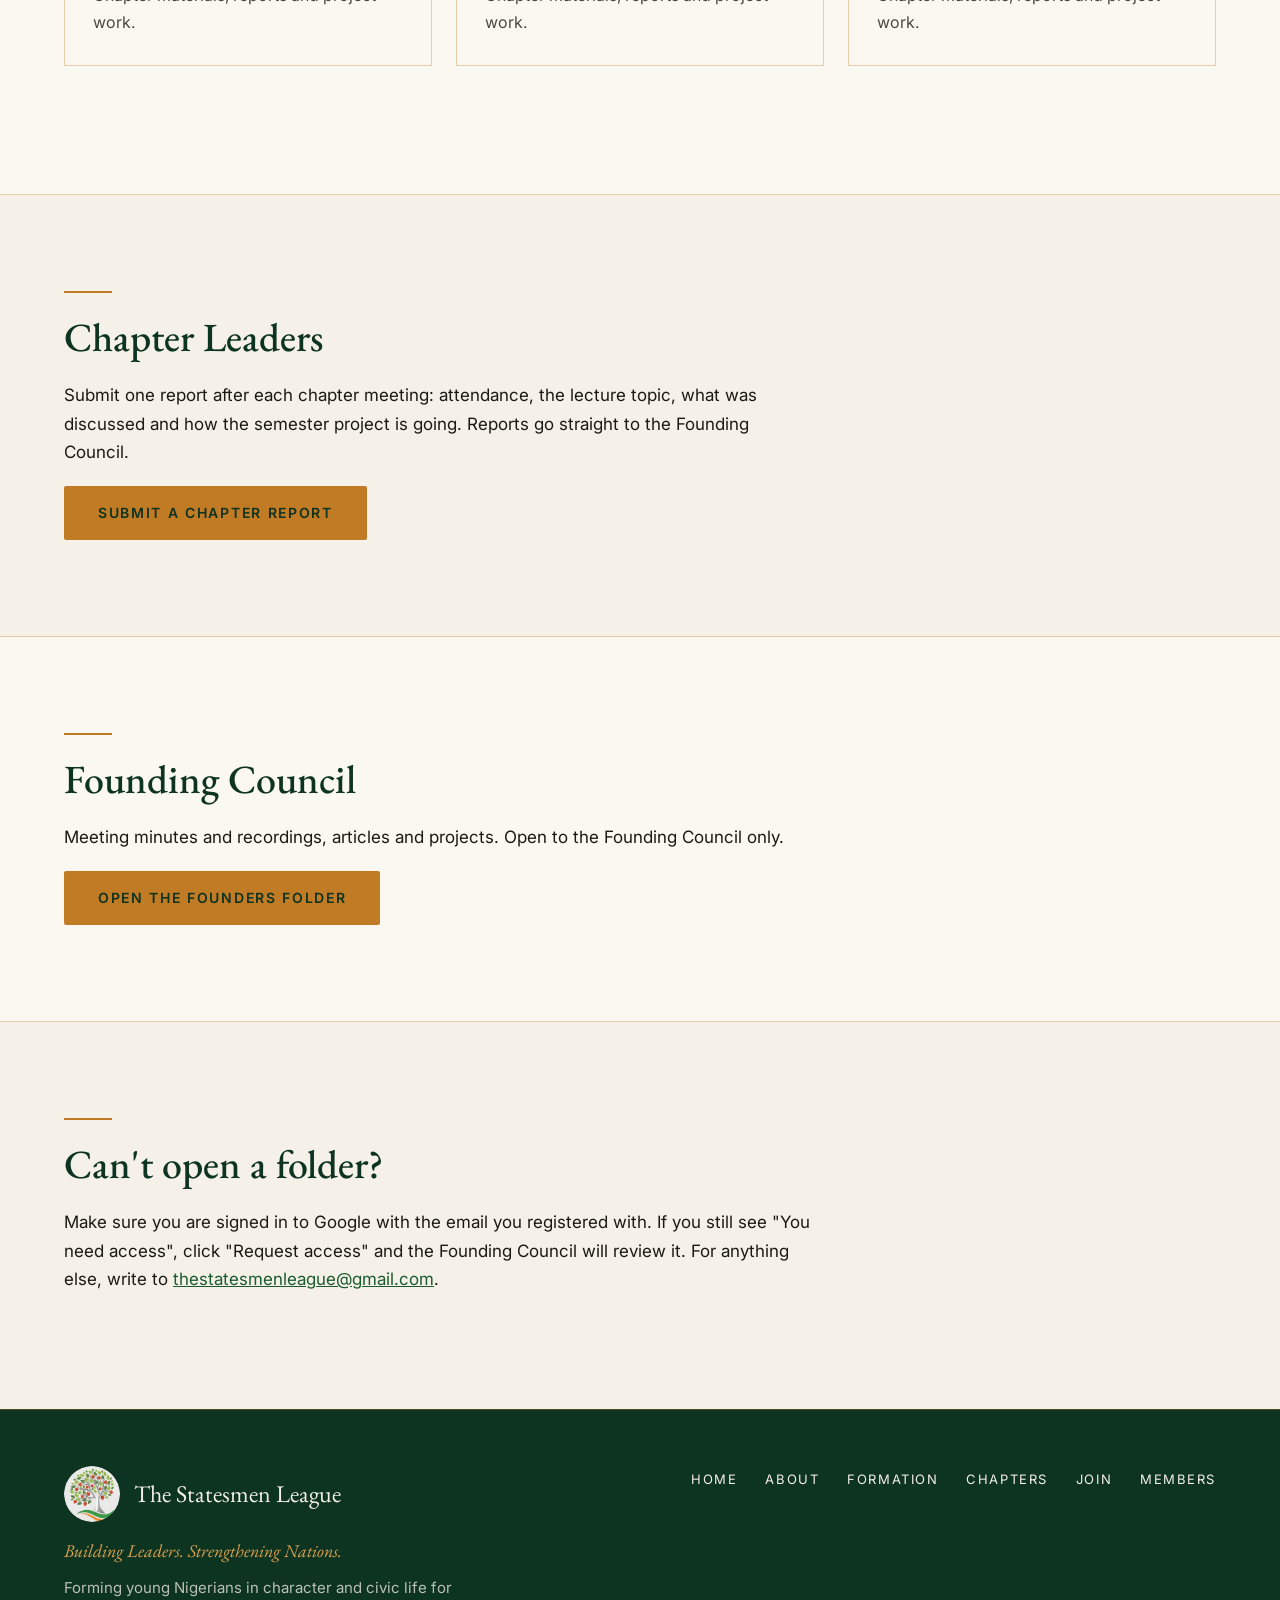
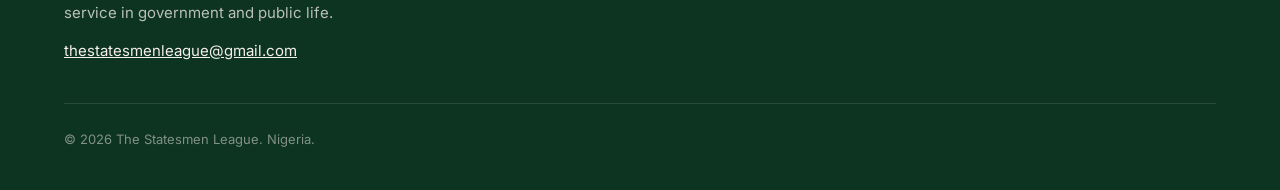
<file: site/members.html>
<!doctype html>
<html lang="en-GB">
<head>
  <meta charset="utf-8">
  <meta name="viewport" content="width=device-width, initial-scale=1">
  <title>Members | The Statesmen League</title>
  <meta name="description" content="Library, chapter and Founding Council materials for members of The Statesmen League.">
  <link rel="icon" type="image/png" href="assets/img/favicon.png">
  <link rel="apple-touch-icon" href="assets/img/apple-touch-icon.png">
  <meta property="og:type" content="website">
  <meta property="og:title" content="Members | The Statesmen League">
  <meta property="og:description" content="Library, chapter and Founding Council materials for members of The Statesmen League.">
  <meta property="og:image" content="https://statesmen-league.vercel.app/assets/img/og-image.jpg">
  <meta name="twitter:card" content="summary_large_image">
  <link rel="preconnect" href="https://fonts.googleapis.com">
  <link rel="preconnect" href="https://fonts.gstatic.com" crossorigin>
  <link href="https://fonts.googleapis.com/css2?family=EB+Garamond:ital,wght@0,400;0,500;0,600;1,400&family=Inter:wght@400;500;600&display=swap" rel="stylesheet">
  <link rel="stylesheet" href="assets/styles.css">
</head>
<body>
  <a class="skip-link" href="#main">Skip to content</a>
  <header class="site-header">
    <nav class="nav-inner" aria-label="Main">
      <a class="brand" href="/"><img src="assets/img/logo-mark.png" alt="" width="44" height="44"><span class="brand-text">The Statesmen <span>League</span></span></a>
      <button class="nav-toggle" type="button" aria-expanded="false" aria-controls="nav-links">Menu</button>
      <ul class="nav-links" id="nav-links">
        <li><a href="/">Home</a></li>
        <li><a href="/about">About</a></li>
        <li><a href="/formation">Formation</a></li>
        <li><a href="/chapters">Chapters</a></li>
        <li><a href="/join">Join</a></li>
        <li><a href="/members" aria-current="page">Members</a></li>
      </ul>
    </nav>
  </header>

  <main id="main">
    <section class="page-head">
      <div class="page-head-inner">
        <span class="eyebrow">Members</span>
        <h1>Materials for Statesmen and Stateswomen in formation.</h1>
        <p class="lede">The League's materials are kept in Google Drive. Sign in with the Google account you registered with. You will see what your role gives you access to.</p>
      </div>
    </section>

    <section class="section">
      <div class="section-inner">
        <div class="prose">
          <h2>The Statesmen Library</h2>
          <p>Open to every Statesman and Stateswoman. The Introductory Manual, the TSL Curriculum and the study material for each phase.</p>
          <a class="button" href="https://drive.google.com/drive/folders/1pbpe1D7KsUYKUJAzg36Bmx9kmlw_88Xp" target="_blank" rel="noopener">Open the Library</a>
        </div>
      </div>
    </section>

    <section class="section section-alt">
      <div class="section-inner">
        <div class="prose">
          <h2>Chapters</h2>
          <p>Each chapter has its own folder, open to members of that chapter.</p>
        </div>
        <div class="cards">
          <a class="card card-link" href="https://drive.google.com/drive/folders/1Y3J3hUFRipzrhurr-zZ_H0nqYEyxDtxc" target="_blank" rel="noopener">
            <h3>LASU Chapter</h3>
            <p>Chapter materials, reports and project work.</p>
          </a>
          <a class="card card-link" href="https://drive.google.com/drive/folders/1J8AlSB37HzEJ5xIEymQ7_IkNlyiavSIk" target="_blank" rel="noopener">
            <h3>UNILAG Chapter</h3>
            <p>Chapter materials, reports and project work.</p>
          </a>
          <a class="card card-link" href="https://drive.google.com/drive/folders/1sJg6dcTjfCmaca2sarQk98wIa4UxGXtt" target="_blank" rel="noopener">
            <h3>UNIDEL/DELSU Chapter</h3>
            <p>Chapter materials, reports and project work.</p>
          </a>
          <a class="card card-link" href="https://drive.google.com/drive/folders/1573R7gdZbLDvKpjKK06-JFDP2E2j6U6K" target="_blank" rel="noopener">
            <h3>UNIJOS Chapter</h3>
            <p>Chapter materials, reports and project work.</p>
          </a>
          <a class="card card-link" href="https://drive.google.com/drive/folders/1sDmWCW509JhiOKTkap2MF-9wBzUuscRG" target="_blank" rel="noopener">
            <h3>PLASU Chapter</h3>
            <p>Chapter materials, reports and project work.</p>
          </a>
          <a class="card card-link" href="https://drive.google.com/drive/folders/1RxRolUFHcS8OllRDK5c3uQwdTPDYAKPU" target="_blank" rel="noopener">
            <h3>FUW Chapter</h3>
            <p>Chapter materials, reports and project work.</p>
          </a>
        </div>
      </div>
    </section>

    <section class="section">
      <div class="section-inner prose">
        <h2>Chapter Leaders</h2>
        <p>Submit one report after each chapter meeting: attendance, the lecture topic, what was discussed and how the semester project is going. Reports go straight to the Founding Council.</p>
        <a class="button" href="https://docs.google.com/forms/d/e/1FAIpQLSeurhx02eVXe_15w5TD20joc22PH3JXIe_PU6kR2Z5zqG7MIQ/viewform" target="_blank" rel="noopener">Submit a chapter report</a>
      </div>
    </section>

    <section class="section section-alt">
      <div class="section-inner prose">
        <h2>Founding Council</h2>
        <p>Meeting minutes and recordings, articles and projects. Open to the Founding Council only.</p>
        <a class="button" href="https://drive.google.com/drive/folders/1NBZbhGFxsx-q3OXOYjR31yGwwGeDJRut" target="_blank" rel="noopener">Open the Founders folder</a>
      </div>
    </section>

    <section class="section">
      <div class="section-inner prose">
        <h2>Can't open a folder?</h2>
        <p>Make sure you are signed in to Google with the email you registered with. If you still see "You need access", click "Request access" and the Founding Council will review it. For anything else, write to <a href="mailto:thestatesmenleague@gmail.com">thestatesmenleague@gmail.com</a>.</p>
      </div>
    </section>

  </main>

  <footer class="site-footer">
    <div class="footer-inner">
      <div>
        <div class="footer-name"><img src="assets/img/logo-mark.png" alt="" width="56" height="56">The Statesmen League</div>
        <p class="footer-tagline">Building Leaders. Strengthening Nations.</p>
        <p class="footer-purpose">Forming young Nigerians in character and civic life for service in government and public life.</p>
        <p class="footer-contact"><a href="mailto:thestatesmenleague@gmail.com">thestatesmenleague@gmail.com</a></p>
      </div>
      <ul class="footer-links">
        <li><a href="/">Home</a></li>
        <li><a href="/about">About</a></li>
        <li><a href="/formation">Formation</a></li>
        <li><a href="/chapters">Chapters</a></li>
        <li><a href="/join">Join</a></li>
        <li><a href="/members">Members</a></li>
      </ul>
    </div>
    <div class="footer-base">&copy; 2026 The Statesmen League. Nigeria.</div>
  </footer>
  <script src="assets/nav.js"></script>
</body>
</html>
</file>
<file: site/assets/styles.css>
:root {
  --green-dark: #0D3321;
  --green-mid: #1A5C2E;
  --gold: #C17B24;
  /* Gold for small text: darker on cream, lighter on dark green, so it stays readable */
  --gold-ink: #8F5A15;
  --gold-glow: #DCA24F;
  --cream: #F5F0E8;
  --ink: #1A1A14;
  --ink-soft: #4A4A3F;
  --rule: rgba(193, 123, 36, 0.35);
  --card: #FBF8F2;

  --serif: "EB Garamond", Georgia, "Times New Roman", serif;
  --sans: "Inter", system-ui, -apple-system, "Segoe UI", sans-serif;

  --measure: 68ch;
  --gutter: clamp(16px, 5vw, 72px);
}

*, *::before, *::after { box-sizing: border-box; }

html { -webkit-text-size-adjust: 100%; }

body {
  margin: 0;
  background: var(--cream);
  color: var(--ink);
  font-family: var(--sans);
  font-size: 17px;
  line-height: 1.7;
  display: flex;
  flex-direction: column;
  min-height: 100vh;
}

main { flex: 1; }

h1, h2, h3 {
  font-family: var(--serif);
  font-weight: 500;
  line-height: 1.2;
  color: var(--green-dark);
  text-wrap: balance;
}

h1 { font-size: clamp(36px, 6vw, 64px); margin: 0 0 24px; }
h2 { font-size: clamp(28px, 4vw, 40px); margin: 0 0 20px; }
h3 { font-size: 24px; margin: 0 0 12px; }

p { margin: 0 0 1.1em; }

a { color: var(--green-mid); }
a:hover { color: var(--gold-ink); }

:focus-visible { outline: 2px solid var(--gold); outline-offset: 3px; }

.skip-link {
  position: absolute;
  left: -9999px;
  top: 0;
  background: var(--gold);
  color: var(--green-dark);
  padding: 8px 16px;
  z-index: 10;
}
.skip-link:focus { left: 16px; }

/* Navigation */

.site-header {
  background: var(--green-dark);
  border-bottom: 1px solid var(--rule);
  padding: 0 var(--gutter);
}

.nav-inner {
  display: flex;
  align-items: center;
  justify-content: space-between;
  gap: 24px;
  padding: 18px 0;
  max-width: 1280px;
  margin: 0 auto;
}

.brand {
  font-family: var(--serif);
  font-size: 22px;
  font-weight: 500;
  letter-spacing: 0.02em;
  color: var(--cream);
  text-decoration: none;
}
.brand:hover { color: var(--cream); }


.nav-links {
  display: flex;
  gap: 32px;
  list-style: none;
  margin: 0;
  padding: 0;
}

.nav-links a {
  color: var(--cream);
  text-decoration: none;
  font-size: 13px;
  font-weight: 500;
  letter-spacing: 0.14em;
  text-transform: uppercase;
  padding-bottom: 4px;
  border-bottom: 2px solid transparent;
  transition: color 0.15s, border-color 0.15s;
}

.nav-links a:hover { color: var(--gold-glow); }

.nav-links a[aria-current="page"] {
  color: var(--gold-glow);
  border-bottom-color: var(--gold);
}

.nav-toggle {
  display: none;
  background: none;
  border: 1px solid var(--rule);
  color: var(--cream);
  font: 500 12px/1 var(--sans);
  letter-spacing: 0.14em;
  text-transform: uppercase;
  padding: 10px 14px;
  border-radius: 2px;
  cursor: pointer;
}

@media (max-width: 760px) {
  .nav-inner { flex-wrap: wrap; }
  .nav-toggle { display: block; }
  .nav-links {
    display: none;
    flex-basis: 100%;
    flex-direction: column;
    gap: 0;
    padding-top: 8px;
  }
  .nav-links.open { display: flex; }
  .nav-links a {
    display: block;
    padding: 14px 0;
    border-bottom: 1px solid rgba(245, 240, 232, 0.1);
  }
  .nav-links a[aria-current="page"] { border-bottom-color: rgba(245, 240, 232, 0.1); }
}

/* Page heads */

.page-head {
  background: var(--green-dark);
  color: var(--cream);
  padding: clamp(64px, 10vw, 128px) var(--gutter) clamp(56px, 8vw, 96px);
}

.page-head-inner { max-width: 1280px; margin: 0 auto; }

.page-head h1 { color: var(--cream); max-width: 20ch; }

.page-head .lede {
  max-width: var(--measure);
  font-size: clamp(17px, 2vw, 20px);
  color: rgba(245, 240, 232, 0.82);
  margin: 0;
}

.eyebrow {
  display: block;
  font-family: var(--sans);
  font-size: 12px;
  font-weight: 500;
  letter-spacing: 0.2em;
  text-transform: uppercase;
  color: var(--gold-ink);
  margin-bottom: 20px;
}

.page-head .eyebrow { color: var(--gold-glow); }

.home-head h1 {
  font-size: clamp(40px, 7.5vw, 84px);
  max-width: 18ch;
  line-height: 1.08;
}

/* Content sections */

.section {
  padding: clamp(56px, 8vw, 96px) var(--gutter);
  border-bottom: 1px solid var(--rule);
}
.section:last-of-type { border-bottom: none; }

.section-inner { max-width: 1280px; margin: 0 auto; }

.prose { max-width: var(--measure); }

.prose h2::before {
  content: "";
  display: block;
  width: 48px;
  height: 2px;
  background: var(--gold);
  margin-bottom: 20px;
}

.statement {
  font-family: var(--serif);
  font-size: clamp(26px, 3.5vw, 36px);
  line-height: 1.3;
  color: var(--green-dark);
  max-width: 28ch;
  margin-bottom: 24px;
}

.section-alt { background: var(--card); }

/* Three-column grid */

.three-col {
  display: grid;
  grid-template-columns: repeat(3, 1fr);
  gap: clamp(32px, 4vw, 56px);
}

.three-col > div { border-top: 2px solid var(--gold); padding-top: 24px; }

.three-col p { font-size: 16px; color: var(--ink-soft); }

@media (max-width: 900px) {
  .three-col { grid-template-columns: 1fr; }
}

/* Cards */

.cards {
  display: grid;
  grid-template-columns: repeat(3, 1fr);
  gap: 24px;
  margin: 40px 0 32px;
}

.card {
  background: var(--card);
  border: 1px solid var(--rule);
  border-top: 3px solid var(--gold);
  padding: 28px;
}

.card h3 { font-size: 22px; }
.card p { font-size: 16px; color: var(--ink-soft); margin: 0; }

@media (max-width: 900px) {
  .cards { grid-template-columns: 1fr; }
}

/* Archetypes */

.archetypes {
  display: grid;
  grid-template-columns: 1fr 1fr;
  gap: 24px;
  margin: 32px 0;
  max-width: 900px;
}

.archetype {
  background: var(--green-dark);
  color: var(--cream);
  padding: 32px;
}

.archetype h3 { color: var(--gold); margin-bottom: 12px; }
.archetype p { margin: 0; color: rgba(245, 240, 232, 0.85); font-size: 16px; }

@media (max-width: 700px) {
  .archetypes { grid-template-columns: 1fr; }
}

/* Founder and founding team */

.portrait {
  position: relative;
  width: 120px;
  height: 120px;
  border-radius: 50%;
  overflow: hidden;
  background: var(--green-dark);
  border: 2px solid var(--gold);
  display: flex;
  align-items: center;
  justify-content: center;
  flex-shrink: 0;
  margin-bottom: 16px;
}

.portrait span {
  font-family: var(--serif);
  font-size: 36px;
  color: var(--gold);
  letter-spacing: 0.04em;
}

.portrait img {
  position: absolute;
  inset: 0;
  width: 100%;
  height: 100%;
  object-fit: cover;
}

.portrait-lg { width: 168px; height: 168px; margin-bottom: 0; }
.portrait-lg span { font-size: 52px; }

.role {
  font-size: 12px;
  font-weight: 500;
  letter-spacing: 0.16em;
  text-transform: uppercase;
  color: var(--gold-ink);
  margin-bottom: 12px;
}

.founder-lead {
  display: flex;
  align-items: center;
  gap: 40px;
  margin-top: 40px;
  max-width: 900px;
}

.founder-lead h3 { font-size: 30px; margin-bottom: 4px; }
.founder-lead p { color: var(--ink-soft); margin: 0; max-width: var(--measure); }

.team-heading { margin: 64px 0 28px; }

.team {
  display: grid;
  grid-template-columns: repeat(4, 1fr);
  gap: 32px;
}

.member h3 { font-size: 22px; margin-bottom: 4px; }
.member .role { margin-bottom: 0; line-height: 1.5; }

@media (max-width: 900px) {
  .team { grid-template-columns: repeat(2, 1fr); }
}

@media (max-width: 600px) {
  .founder-lead { flex-direction: column; align-items: flex-start; gap: 20px; }
  .portrait { width: 96px; height: 96px; }
  .portrait span { font-size: 30px; }
  .portrait-lg { width: 136px; height: 136px; }
  .portrait-lg span { font-size: 44px; }
  .team { gap: 28px 20px; }
  .member h3 { font-size: 19px; }
}

/* Pull line */

.pull {
  font-family: var(--serif);
  font-style: italic;
  font-size: clamp(22px, 3vw, 28px);
  line-height: 1.4;
  color: var(--green-mid);
  border-left: 3px solid var(--gold);
  padding-left: 24px;
  margin: 32px 0;
  max-width: 40ch;
}

/* Buttons and CTA */

.button {
  display: inline-block;
  background: var(--gold);
  color: var(--green-dark);
  font: 600 14px/1 var(--sans);
  letter-spacing: 0.12em;
  text-transform: uppercase;
  text-decoration: none;
  padding: 18px 32px;
  border-radius: 2px;
  border: 2px solid var(--gold);
  transition: background 0.15s, color 0.15s;
}

.button:hover { background: var(--green-dark); border-color: var(--green-dark); color: var(--cream); }

.cta-band {
  background: var(--green-mid);
  color: var(--cream);
  padding: clamp(56px, 8vw, 88px) var(--gutter);
}

.cta-band .section-inner {
  display: flex;
  flex-wrap: wrap;
  align-items: center;
  justify-content: space-between;
  gap: 32px;
}

.cta-band h2 { color: var(--cream); margin: 0; max-width: 22ch; }

/* Join */

.form-card {
  background: var(--card);
  border: 1px solid var(--rule);
  border-top: 3px solid var(--gold);
  padding: clamp(28px, 5vw, 48px);
  max-width: 820px;
  margin: 32px 0;
}

.form-card .note { font-size: 15px; color: var(--ink-soft); }

.form-card .button { margin: 12px 0 24px; }
.form-card iframe + .note { margin-top: 16px; }

.form-card iframe {
  width: 100%;
  min-height: 1500px;
  display: block;
  border: 0;
  background: #fff;
}

/* Footer */

.site-footer {
  background: var(--green-dark);
  color: rgba(245, 240, 232, 0.75);
  padding: 56px var(--gutter) 40px;
  border-top: 1px solid var(--rule);
  font-size: 15px;
}

.footer-inner {
  max-width: 1280px;
  margin: 0 auto;
  display: flex;
  flex-wrap: wrap;
  justify-content: space-between;
  gap: 32px;
}

.footer-name {
  font-family: var(--serif);
  font-size: 24px;
  color: var(--cream);
  margin-bottom: 8px;
}

.footer-purpose { max-width: 44ch; margin: 0; }

.footer-links {
  list-style: none;
  margin: 0;
  padding: 0;
  display: flex;
  flex-wrap: wrap;
  gap: 12px 28px;
}

.footer-links a {
  color: var(--cream);
  text-decoration: none;
  font-size: 13px;
  letter-spacing: 0.12em;
  text-transform: uppercase;
}
.footer-links a:hover { color: var(--gold-glow); }

.footer-base {
  max-width: 1280px;
  margin: 40px auto 0;
  padding-top: 24px;
  border-top: 1px solid rgba(245, 240, 232, 0.12);
  font-size: 13px;
  color: rgba(245, 240, 232, 0.5);
}

.card-link {
  display: block;
  text-decoration: none;
  color: inherit;
  transition: border-color 0.15s, background 0.15s;
}

.card-link:hover { border-color: var(--gold); background: #fff; color: inherit; }
.card-link h3::after { content: " \2197"; color: var(--gold-ink); font-size: 18px; }

.section-inner.prose { max-width: 1280px; }
.section-inner.prose > :not(.pull) { max-width: var(--measure); }

/* Logo */

.brand { display: inline-flex; align-items: center; gap: 12px; }
.brand img, .footer-name img { border-radius: 50%; flex-shrink: 0; }
.brand-text span { color: var(--gold-glow); }

.footer-name { display: flex; align-items: center; gap: 14px; margin-bottom: 14px; }

@media (max-width: 420px) {
  .brand { font-size: 18px; gap: 10px; }
  .brand img { width: 36px; height: 36px; }
  .nav-toggle { padding: 9px 12px; }
}

@media (max-width: 340px) {
  .nav-inner { gap: 12px; }
  .brand { font-size: 16px; gap: 8px; }
  .brand img { width: 32px; height: 32px; }
}

.footer-tagline {
  font-family: var(--serif);
  font-style: italic;
  font-size: 18px;
  color: var(--gold-glow);
  margin: 0 0 8px;
}

.home-head .eyebrow { font-size: 14px; letter-spacing: 0.18em; }

.lede + .lede { margin-top: 1em; }

.chapter-list {
  list-style: none;
  margin: 28px 0 32px;
  padding: 0;
  display: grid;
  grid-template-columns: repeat(3, minmax(0, 1fr));
  gap: 12px;
  max-width: 900px;
}

.chapter-list li {
  font-family: var(--serif);
  font-size: 20px;
  color: var(--green-dark);
  background: var(--cream);
  border: 1px solid var(--rule);
  border-left: 3px solid var(--gold);
  padding: 14px 18px;
}

@media (max-width: 700px) {
  .chapter-list { grid-template-columns: repeat(2, minmax(0, 1fr)); }
  .chapter-list li { font-size: 17px; padding: 12px 14px; }
}

.footer-contact { margin: 12px 0 0; }
.footer-contact a { color: var(--cream); }
.footer-contact a:hover { color: var(--gold-glow); }
</file>
